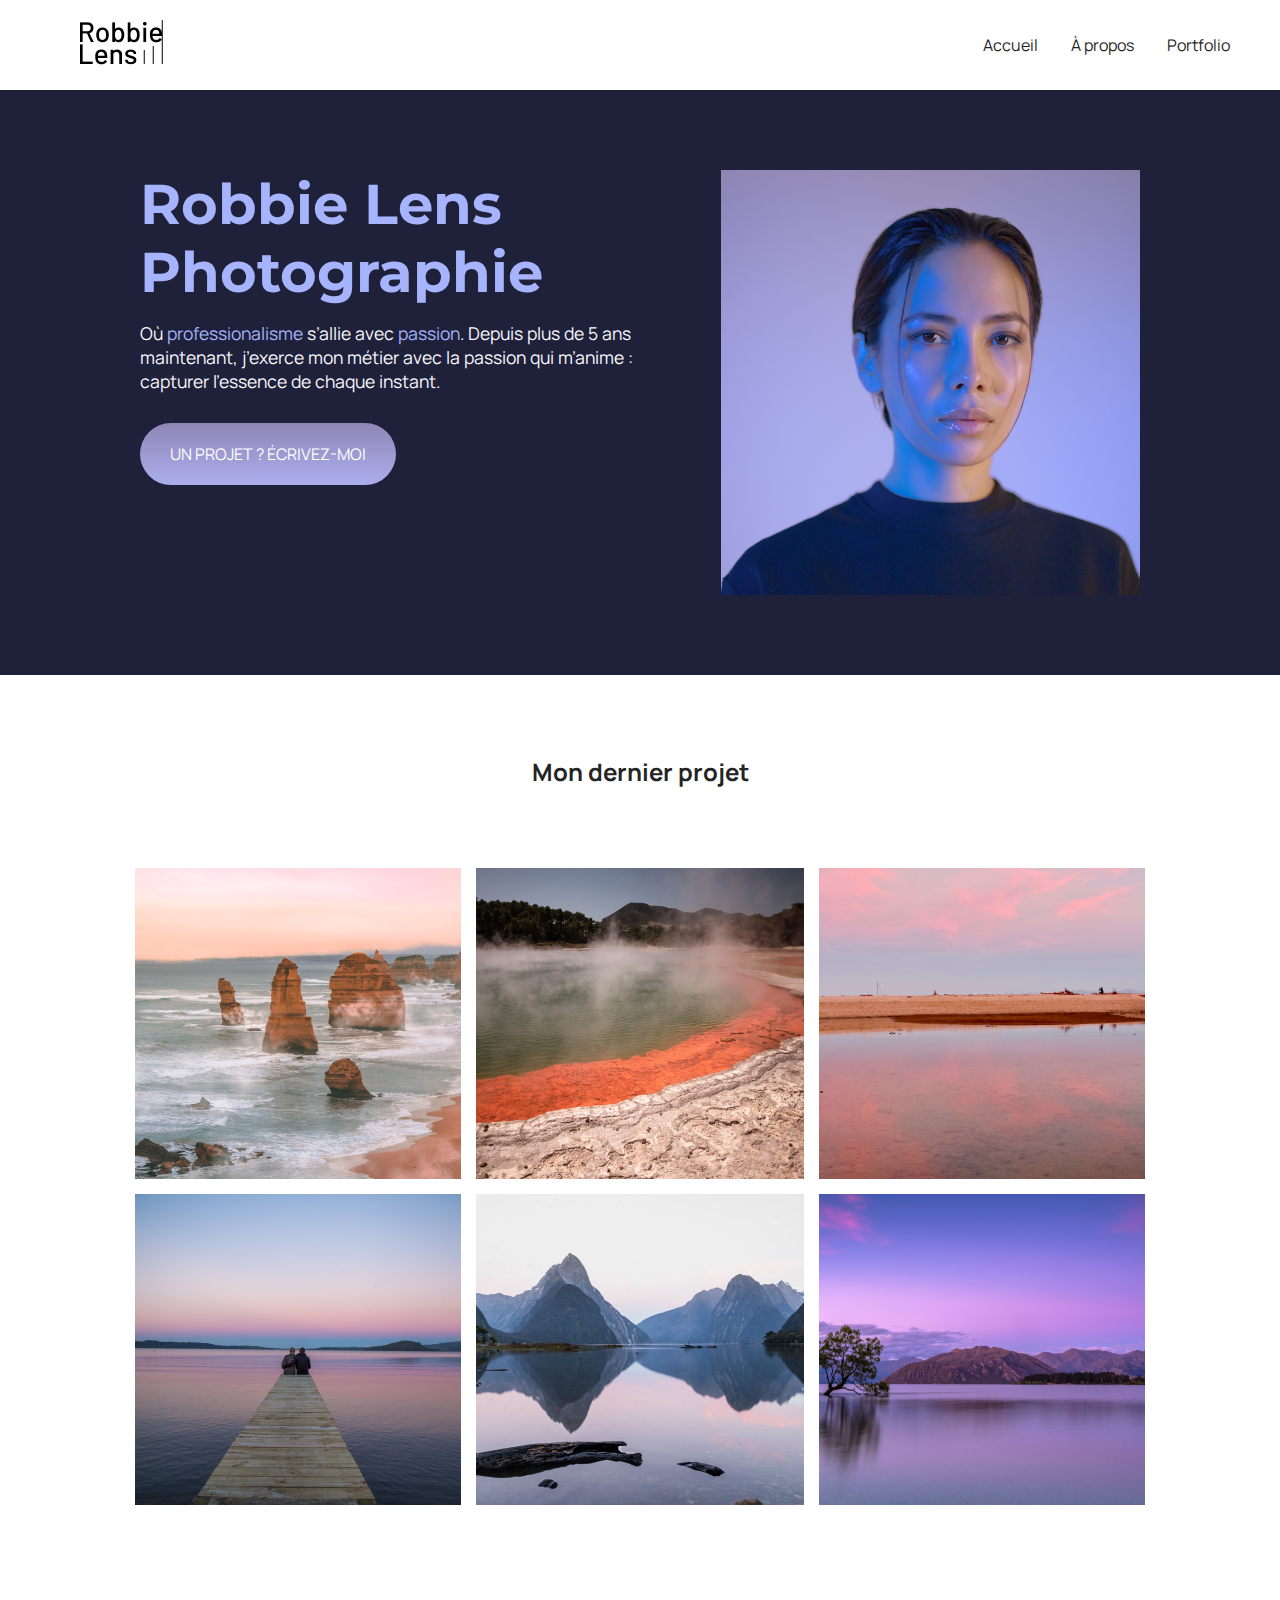
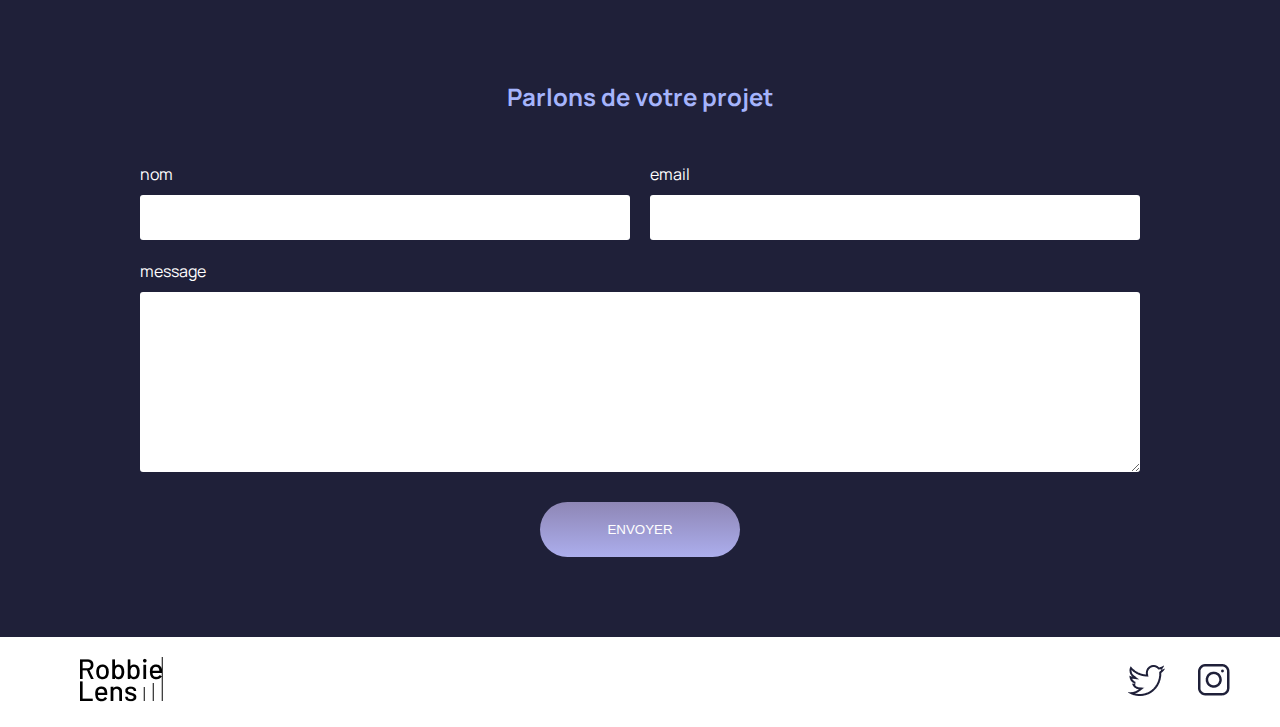
<file: Animate.css/0. Robbie Lens/index.html>
<!DOCTYPE html>
<html lang="fr">

<head>
    <meta charset="utf-8" />
    <title>Accueil - Robbie Lens Photographie</title>
    <link href="style/style.css" rel="stylesheet" />
    <link href="style/index.css" rel="stylesheet" />
    <link rel="preconnect" href="https://fonts.googleapis.com">
    <link rel="preconnect" href="https://fonts.gstatic.com" crossorigin>
    <link href="https://fonts.googleapis.com/css2?family=Manrope&family=Montserrat&display=swap" rel="stylesheet">
    <link rel="stylesheet" href="https://cdnjs.cloudflare.com/ajax/libs/animate.css/4.1.1/animate.min.css" />
</head>

<body>
    <header>
        <nav>
            <a href="index.html" class="lien-icone">
                <img src="images/logo.png" alt="Logo Robbie Lens" />
            </a>
            <div>
                <a href="index.html">Accueil</a>
                <a href="#">À propos</a>
                <a href="#">Portfolio</a>
            </div>
        </nav>
    </header>
    <main>
        <section class="accueil-introduction">
            <div>
                <h1>Robbie Lens Photographie</h1>
                <p>
                    Où <em>professionalisme</em> s’allie avec <em>passion</em>. Depuis
                    plus de 5 ans maintenant, j’exerce mon métier avec la passion
                    qui m’anime : capturer l’essence de chaque instant.
                </p>
                <a href="#contact" class="cta">UN PROJET ? ÉCRIVEZ-MOI</a>
            </div>
            <img src="images/robbie-lens.png" alt="Portrait avec effet de la photographe Robbie Lens" />
        </section>
        <section class="accueil-photos">
            <h2>Mon dernier projet</h2>
            <div>
                <img src="images/accueil/element-1.png" alt="Twelve apostles - Australie" />
                <img src="images/accueil/element-2.png" alt="Wai-O-Tapu - Nouvelle-Zélande" />
                <img src="images/accueil/element-3.png" alt="Parc National d’Abel Tasman - Nouvelle-Zélande" />
            </div>
            <div>
                <img src="images/accueil/element-4.png" alt="Lac Rotorua - Nouvelle-Zélande" />
                <img src="images/accueil/element-5.png" alt="Milford Sound - Nouvelle-Zélande" />
                <img src="images/accueil/element-6.png" alt="Lac Wanaka - Nouvelle-Zélande" />
            </div>
        </section>
        <section id="contact" class="section-contact">
            <h2>Parlons de votre projet</h2>
            <form method="get" action="" class="animate__animated">
                <div class="form-nom-email">
                    <div class="form-column">
                        <label for="nom">nom</label>
                        <input type="text" name="nom" id="nom" />
                    </div>
                    <div class="form-column">
                        <label for="email">email</label>
                        <input type="e-mail" name="email" id="email" />
                    </div>
                </div>
                <label for="message">message</label>
                <textarea name="message" id="message" rows="10"></textarea>
                <input type="submit" value="ENVOYER" class="cta" />
            </form>
        </section>
    </main>
    <footer>
        <a href="index.html" class="lien-icone">
            <img src="images/logo.png" alt="Logo Robbie Lens" />
        </a>
        <div>
            <a target="_blank" href="https://twitter.com/" class="lien-icone">
                <img src="images/twitter.png" alt="Logo Twitter" />
            </a>
            <a target="_blank" href="https://www.instagram.com/" class="lien-icone">
                <img src="images/instagram.png" alt="Logo Instagram" />
            </a>
        </div>
    </footer>
    <script src="script.js"></script>
</body>

</html>
</file>
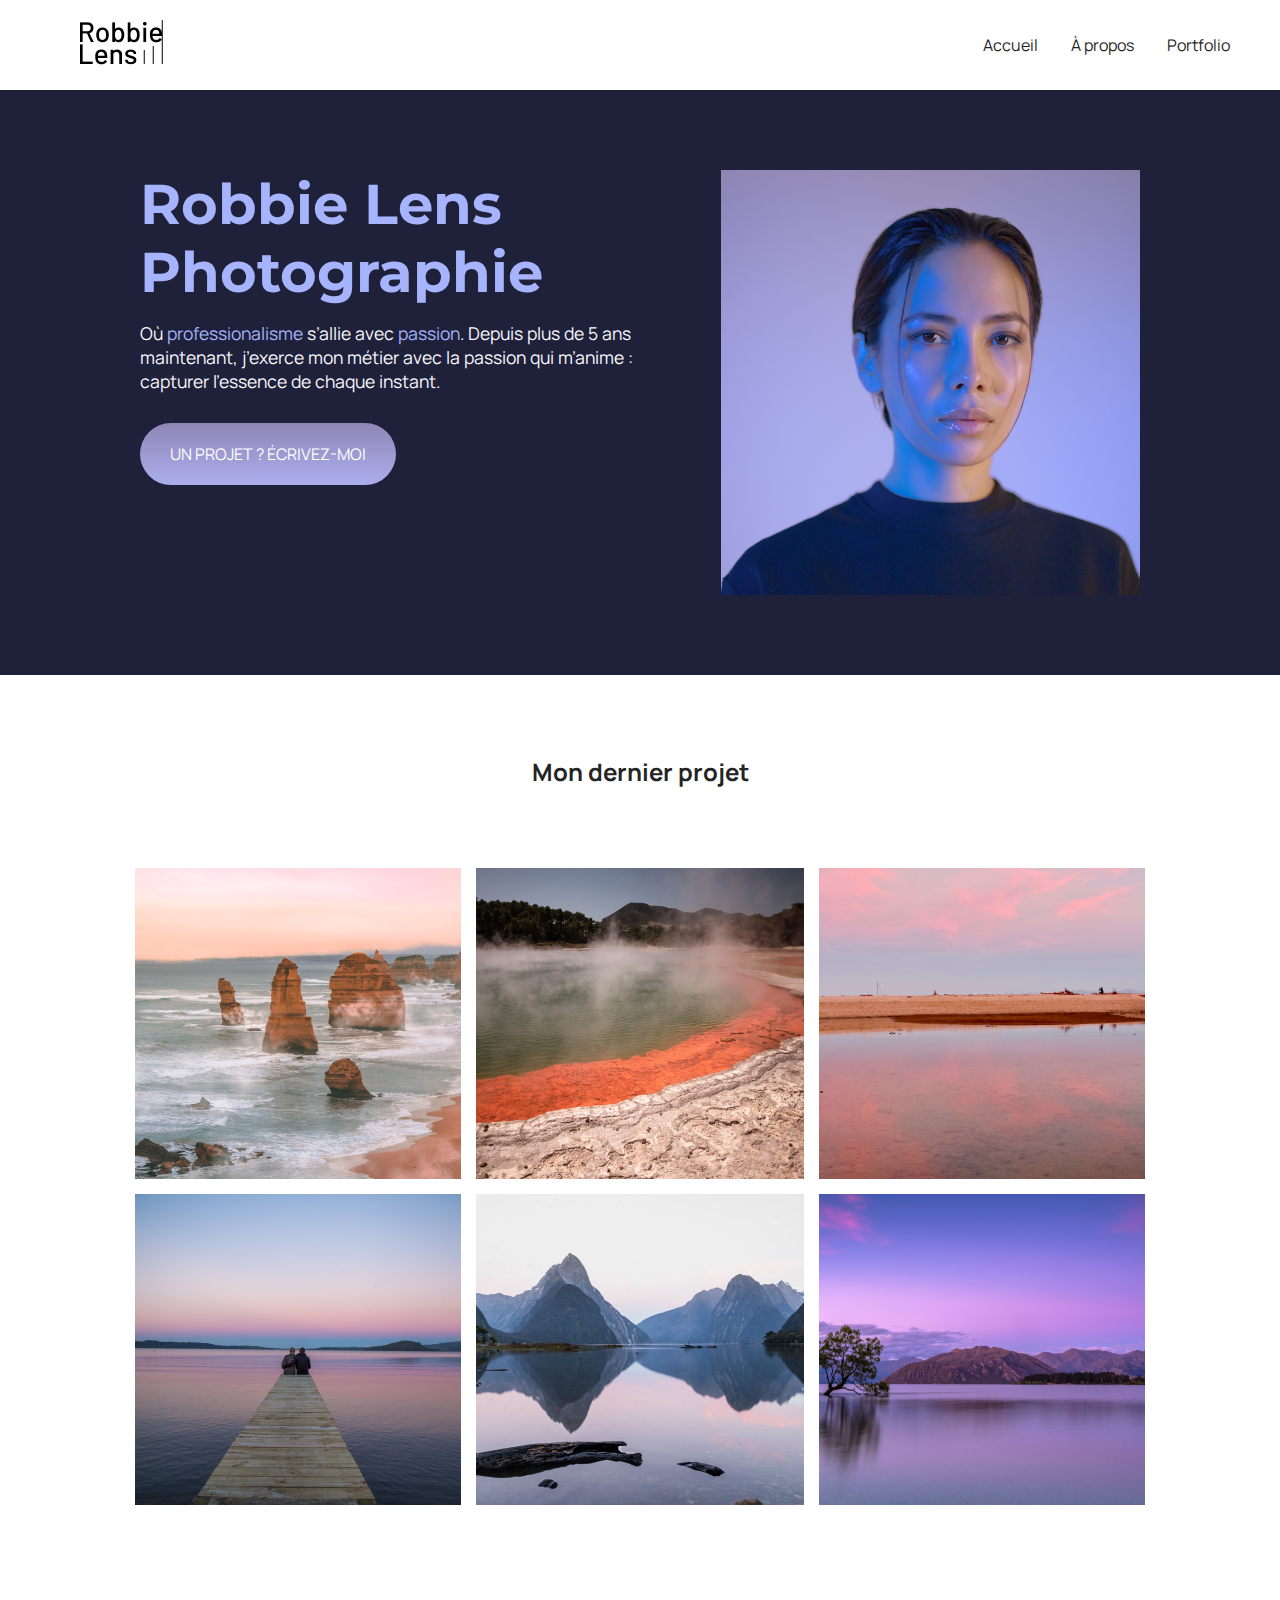
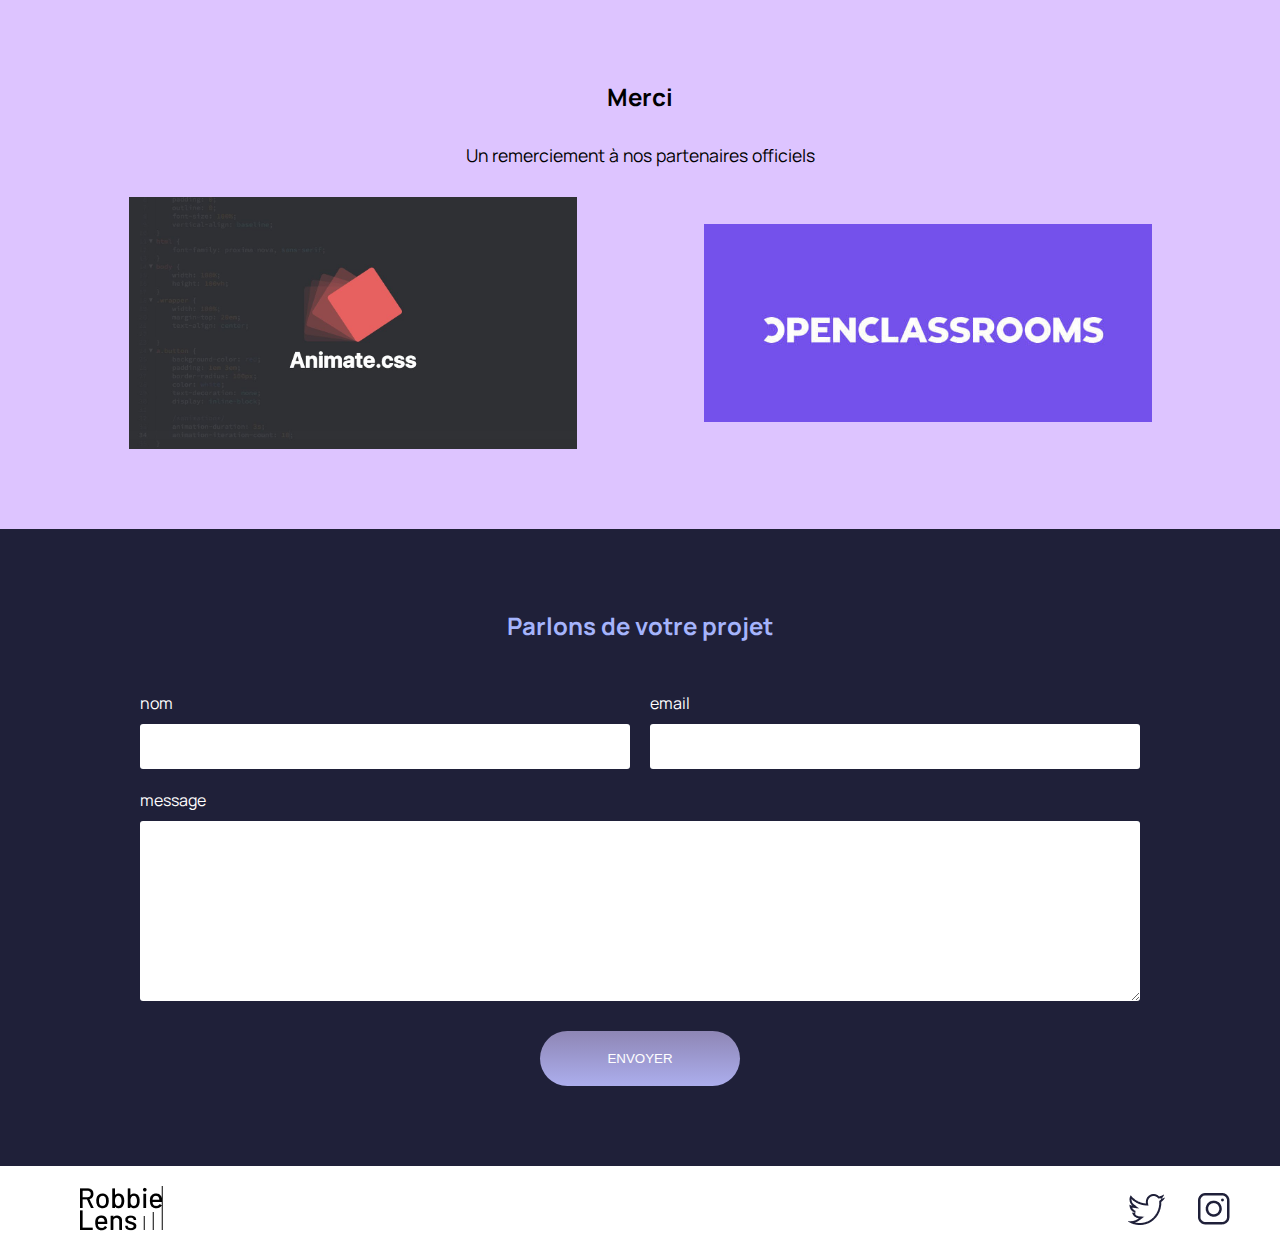
<file: Animate.css/0A. Robbie Lens + class with custom animation/index.html>
<!DOCTYPE html>
<html lang="fr">
<head>
    <meta charset="utf-8" />
    <title>Accueil - Robbie Lens Photographie</title>
    <link href="style/style.css" rel="stylesheet" />
    <link href="style/index.css" rel="stylesheet" />
    <link rel="preconnect" href="https://fonts.googleapis.com">
    <link rel="preconnect" href="https://fonts.gstatic.com" crossorigin>
    <link href="https://fonts.googleapis.com/css2?family=Manrope&family=Montserrat&display=swap" rel="stylesheet">
    <link rel="stylesheet" href="https://cdnjs.cloudflare.com/ajax/libs/animate.css/4.1.1/animate.min.css" />
</head>
<body>
    <header>
        <nav>
            <a href="index.html" class="lien-icone">
                <img src="images/logo.png" alt="Logo Robbie Lens" />
            </a>
            <div>
                <a href="index.html">Accueil</a>
                <a href="a-propos.html">À propos</a>
                <a href="portfolio.html">Portfolio</a>
            </div>
        </nav>
    </header>
    <main>
        <section class="accueil-introduction">
            <div>
                <h1>Robbie Lens Photographie</h1>
                <p>
                    Où <em>professionalisme</em> s’allie avec <em>passion</em>. Depuis
                    plus de 5 ans maintenant, j’exerce mon métier avec la passion
                    qui m’anime : capturer l’essence de chaque instant.
                </p>
                <a href="#contact" class="cta">UN PROJET ? ÉCRIVEZ-MOI</a>
            </div>
            <img src="images/robbie-lens.png" alt="Portrait avec effet de la photographe Robbie Lens" />
        </section>
        <section class="accueil-photos">
            <h2>Mon dernier projet</h2>
            <div>
                <img src="images/accueil/element-1.png" alt="Twelve apostles - Australie" />
                <img src="images/accueil/element-2.png" alt="Wai-O-Tapu - Nouvelle-Zélande" />
                <img src="images/accueil/element-3.png" alt="Parc National d’Abel Tasman - Nouvelle-Zélande" />
            </div>
            <div>
                <img src="images/accueil/element-4.png" alt="Lac Rotorua - Nouvelle-Zélande" />
                <img src="images/accueil/element-5.png" alt="Milford Sound - Nouvelle-Zélande" />
                <img src="images/accueil/element-6.png" alt="Lac Wanaka - Nouvelle-Zélande" />
            </div>
        </section>
        <section class="partenaires">
            <h2>Merci</h2>
            <p>Un remerciement à nos partenaires officiels</p>
            <div>
                <img src="images/partner.jpg" alt="">
                <img src="images/partner2.jpg" alt="">
            </div>
        </section>
        <section id="contact" class="section-contact">
            <h2>Parlons de votre projet</h2>
            <form method="get" action="" class="animate__animated">
                <div class="form-nom-email">
                    <div class="form-column">
                        <label for="nom">nom</label>
                        <input type="text" name="nom" id="nom" />
                    </div>
                    <div class="form-column">
                        <label for="email">email</label>
                        <input type="e-mail" name="email" id="email" />
                    </div>
                </div>
                <label for="message">message</label>
                <textarea name="message" id="message" rows="10"></textarea>
                <input type="submit" value="ENVOYER" class="cta" />
            </form>
        </section>
    </main>
    <footer>
        <a href="index.html" class="lien-icone">
            <img src="images/logo.png" alt="Logo Robbie Lens" />
        </a>
        <div>
            <a target="_blank" href="https://twitter.com/" class="lien-icone">
                <img src="images/twitter.png" alt="Logo Twitter" />
            </a>
            <a target="_blank" href="https://www.instagram.com/" class="lien-icone">
                <img src="images/instagram.png" alt="Logo Instagram" />
            </a>
        </div>
    </footer>
    <script src="script.js"></script>
</body>
</html>
</file>
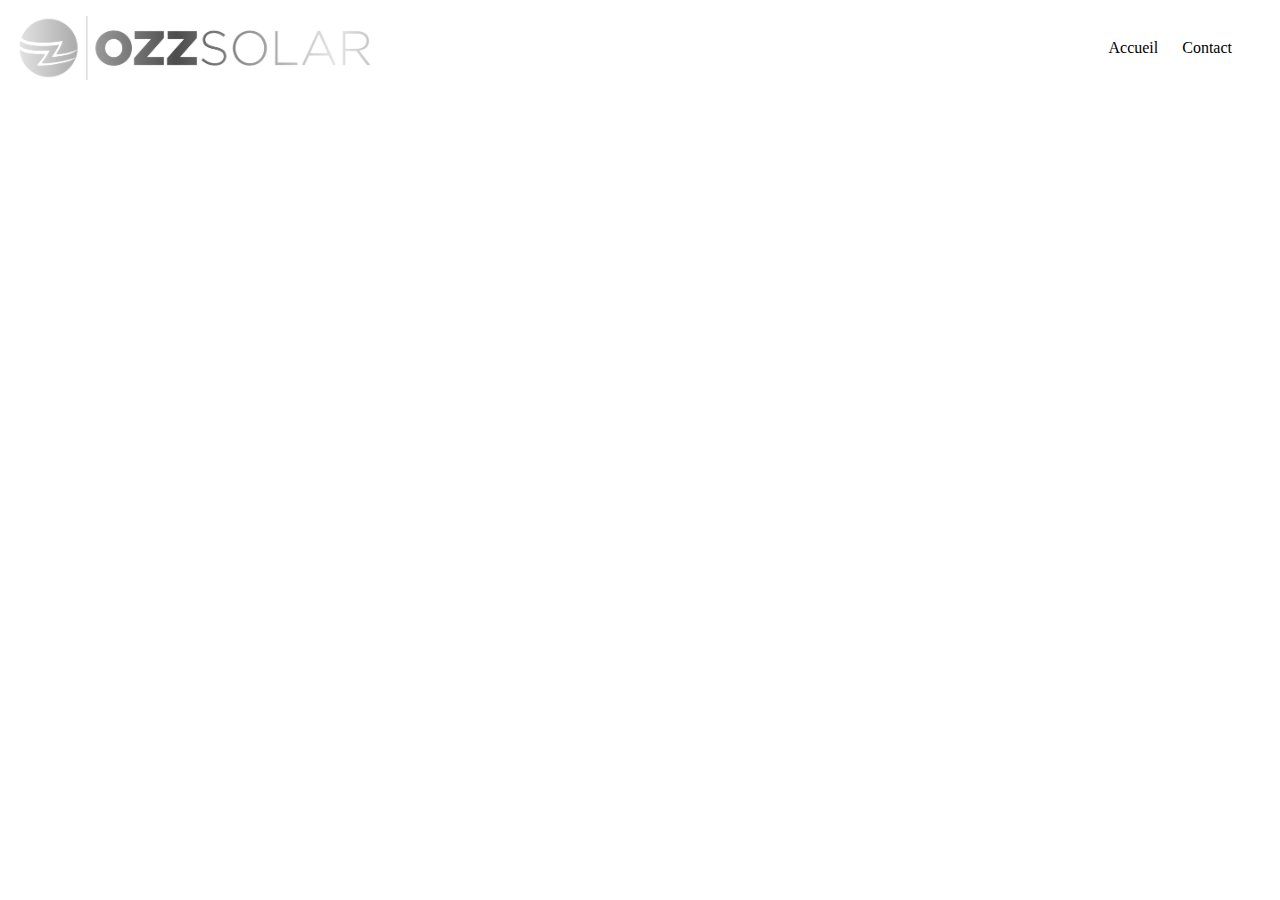
<file: Logo/1. Linear Gradient Animation (B&W)/index.html>
<!DOCTYPE html>
<html lang="en" >
<head>
  <meta charset="UTF-8">
  <title>Logo</title>
  <link rel="stylesheet" href="style.css">

</head>
<body>
<header>
  <nav>
    <div class="nav__logo"></div>
    <div>
      <ul class="nav__link">
        <li>Accueil</li>
        <li>Contact</li>
      </ul>
    </div>
  </nav>
</header>
</body>
</html>
</file>
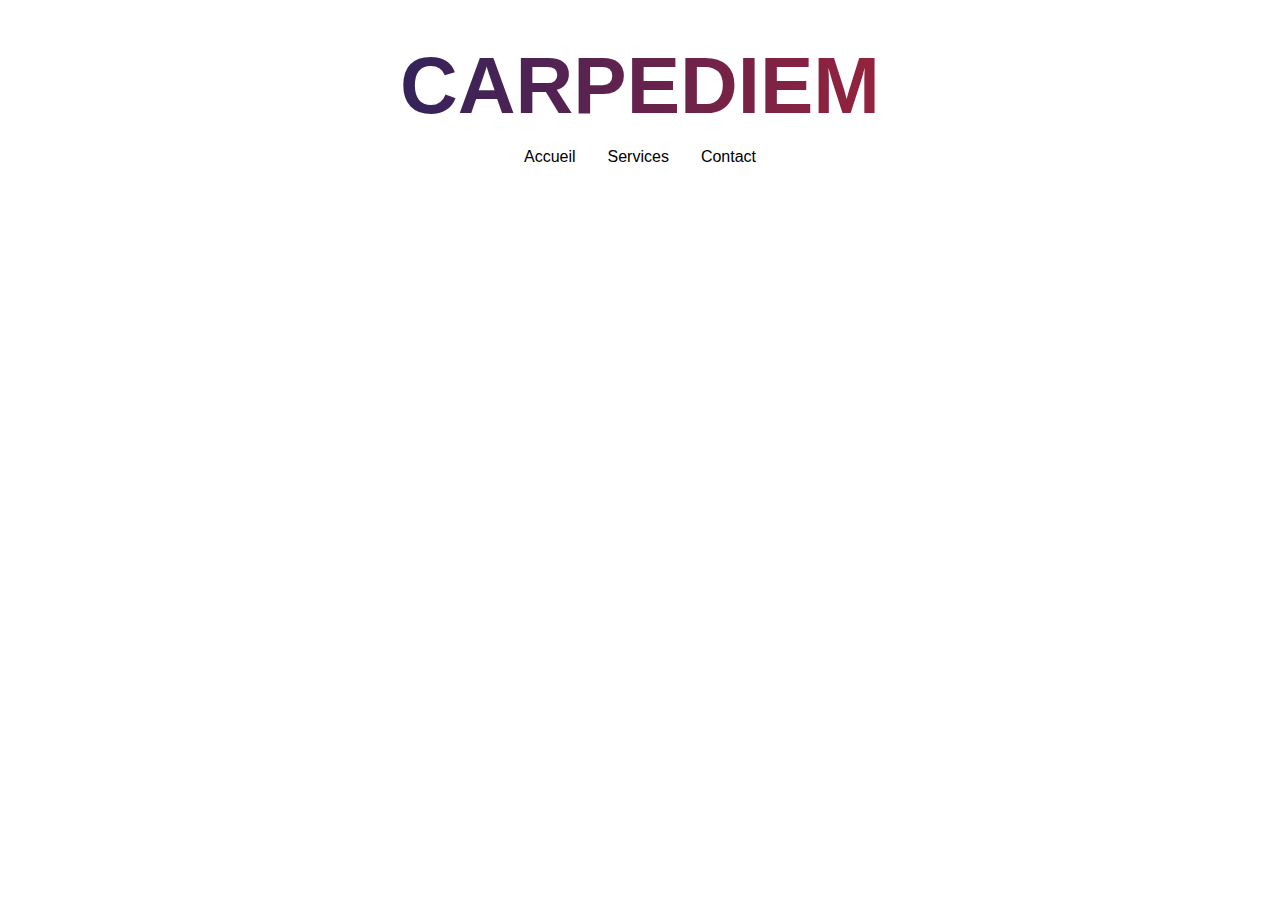
<file: Text/1A. Text (Logo) Center with animated color + Responsive Nav Hamburger/index.html>
<!DOCTYPE html>
<html lang="en">

<head>
  <meta charset="UTF-8">
  <title>Text (Logo) with animated color</title>
  <link rel="stylesheet" href="style.css">
</head>

<body>
  <header>
    <nav class="top-nav">
      <div>
        <h1 class="logo">CARPEDIEM</h1>
      </div>
      <input id="menu-toggle" type="checkbox" />
      <label class='menu-button-container' for="menu-toggle">
        <div class='menu-button'></div>
      </label>
      <ul class="menu">
        <li>Accueil</li>
        <li>Services</li>
        <li>Contact</li>
      </ul>
    </nav>
  </header>
</body>

</html>
</file>
<file: Animate.css/0. Robbie Lens/style/style.css>
html {
  font-size: 16px;
}

* {
  margin: 0;
}

body {
  font-family: 'Manrope', sans-serif;
  font-size: 1em;
  background-color: #1f2039;
}

a {
  color: #242424;
  text-decoration: none;
}

em {
  color: #a5b4fc;
  font-style: normal;
}

h1 {
  font-size: 3.5em;
  color: #a5b4fc;
  font-family: 'Montserrat', sans-serif;
}

h2 {
  color: #f9f8ff;
}

p,
li {
  font-size: 1.1em;
  color: #f9f8ff;
}

header,
footer {
  background-color: white;
  padding: 20px 50px;
}

.cta {
  display: inline-block;
  background: linear-gradient(#8e86b5, #acaeed);
  color: white;
  border-radius: 50px;
  padding: 20px 30px;
}

a:hover {
  text-decoration: underline;
}

.cta:hover {
  background: linear-gradient(#696484, #8788ba);
  text-decoration: none;
}

.lien-icone {
  margin-left: 30px;
}

.lien-icone:hover {
  opacity: 0.5;
}

section {
  padding: 80px;
}

footer,
nav {
  display: flex;
  flex-direction: row;
  align-items: center;
  justify-content: space-between;
}

nav a {
  margin-left: 30px;
}

@media screen and (max-width: 996px) {
  header nav {
    flex-direction: column;
    align-items: center;
    justify-content: center;
  }

  header nav img {
    margin-bottom: 20px;
  }

  header,
  footer {
    padding: 20px 20px;
  }

  h1 {
    font-size: 2em;
  }

  section {
    padding: 50px 20px 50px 20px;
  }

  nav a {
    margin-left: 10px;
    margin-right: 10px;
  }
}
</file>
<file: Animate.css/0. Robbie Lens/style/index.css>
.accueil-photos {
  background-color: white;
  padding: 80px;
}

.accueil-photos h2 {
  color: #242424;
  text-align: center;
  margin-bottom: 80px;
}

.accueil-photos div {
  display: flex;
  flex-direction: row;
  gap: 15px;
  justify-content: center;
  margin-bottom: 15px;
}

.accueil-introduction {
  display: flex;
  flex-direction: row;
  max-width: 1000px;
  align-items: flex-start;
  margin: auto;
}

.accueil-introduction h1 {
  margin-bottom: 15px;
}

.accueil-introduction p {
  margin-bottom: 30px;
}

.accueil-introduction div {
  padding-right: 80px;
}

.section-contact h2 {
  color: #a5b4fc;
  text-align: center;
  margin-bottom: 50px;
}

form {
  display: flex;
  flex-direction: column;
  max-width: 1000px;
  margin: auto;
  color: white;
}

.form-nom-email {
  display: flex;
  flex-direction: row;
  gap: 20px;
}

.form-column {
  flex: 1;
  display: flex;
  flex-direction: column;
  margin-bottom: 20px;
}

input,
textarea {
  padding: 15px;
  border-radius: 3px;
  border: none;
}

label {
  margin-bottom: 10px;
}

input[type='submit'] {
  width: 200px;
  margin: auto;
  margin-top: 30px;
}

@media screen and (max-width: 996px) {
  .accueil-introduction {
    flex-direction: column;
    align-items: center;
    justify-content: center;
  }

  .accueil-introduction div {
    padding-right: 0;
    text-align: center;
    order: 2;
  }

  .accueil-introduction img {
    order: 1;
    margin-bottom: 20px;
    width: 100%;
  }

  .accueil-photos {
    padding: 20px;
  }

  .accueil-photos div {
    flex-direction: column;
  }

  .section-contact {
    padding: 50px 20px;
  }

  .form-nom-email {
    flex-direction: column;
    gap: 0;
  }
}
</file>
<file: Animate.css/0A. Robbie Lens + class with custom animation/style/style.css>
html {
  font-size: 16px;
}

* {
  margin: 0;
}

body {
  font-family: 'Manrope', sans-serif;
  font-size: 1em;
  background-color: #1f2039;
}

a {
  color: #242424;
  text-decoration: none;
}

em {
  color: #a5b4fc;
  font-style: normal;
}

h1 {
  font-size: 3.5em;
  color: #a5b4fc;
  font-family: 'Montserrat', sans-serif;
}

h2 {
  color: #f9f8ff;
}

p,
li {
  font-size: 1.1em;
  color: #f9f8ff;
}

header,
footer {
  background-color: white;
  padding: 20px 50px;
}

.cta {
  display: inline-block;
  background: linear-gradient(#8e86b5, #acaeed);
  color: white;
  border-radius: 50px;
  padding: 20px 30px;
}

a:hover {
  text-decoration: underline;
}

.cta:hover {
  background: linear-gradient(#696484, #8788ba);
  text-decoration: none;
}

.lien-icone {
  margin-left: 30px;
}

.lien-icone:hover {
  opacity: 0.5;
}

section {
  padding: 80px;
}

footer,
nav {
  display: flex;
  flex-direction: row;
  align-items: center;
  justify-content: space-between;
}

nav a {
  margin-left: 30px;
}

@media screen and (max-width: 996px) {
  header nav {
    flex-direction: column;
    align-items: center;
    justify-content: center;
  }

  header nav img {
    margin-bottom: 20px;
  }

  header,
  footer {
    padding: 20px 20px;
  }

  h1 {
    font-size: 2em;
  }

  section {
    padding: 50px 20px 50px 20px;
  }

  nav a {
    margin-left: 10px;
    margin-right: 10px;
  }
}
</file>
<file: Animate.css/0A. Robbie Lens + class with custom animation/style/index.css>
.accueil-photos {
  background-color: white;
  padding: 80px;
}

.accueil-photos h2 {
  color: #242424;
  text-align: center;
  margin-bottom: 80px;
}

.accueil-photos div {
  display: flex;
  flex-direction: row;
  gap: 15px;
  justify-content: center;
  margin-bottom: 15px;
}

.accueil-introduction {
  display: flex;
  flex-direction: row;
  max-width: 1000px;
  align-items: flex-start;
  margin: auto;
}

.accueil-introduction h1 {
  margin-bottom: 15px;
}

.accueil-introduction p {
  margin-bottom: 30px;
}

.accueil-introduction div {
  padding-right: 80px;
}

.section-contact h2 {
  color: #a5b4fc;
  text-align: center;
  margin-bottom: 50px;
}

.partenaires {
  background-color: rgb(221, 196, 255);
}
.partenaires h2, .partenaires p {
  color: black;
  text-align: center;
  margin-bottom: 30px;
}
.partenaires div {
  display: flex;
  flex-direction: row;
  align-items: center;
  gap: 30px;
}
.partenaires img {
  max-width: 40%;
  margin: auto;
}
form {
  display: flex;
  flex-direction: column;
  max-width: 1000px;
  margin: auto;
  color: white;
}

.form-nom-email {
  display: flex;
  flex-direction: row;
  gap: 20px;
}

.form-column {
  flex: 1;
  display: flex;
  flex-direction: column;
  margin-bottom: 20px;
}

input,
textarea {
  padding: 15px;
  border-radius: 3px;
  border: none;
}

label {
  margin-bottom: 10px;
}

input[type='submit'] {
  width: 200px;
  margin: auto;
  margin-top: 30px;
}

@media screen and (max-width: 996px) {
  .accueil-introduction {
    flex-direction: column;
    align-items: center;
    justify-content: center;
  }

  .accueil-introduction div {
    padding-right: 0;
    text-align: center;
    order: 2;
  }

  .accueil-introduction img {
    order: 1;
    margin-bottom: 20px;
    width: 100%;
  }

  .accueil-photos {
    padding: 20px;
  }

  .accueil-photos div {
    flex-direction: column;
  }

  .section-contact {
    padding: 50px 20px;
  }

  .form-nom-email {
    flex-direction: column;
    gap: 0;
  }
}
</file>
<file: Logo/1. Linear Gradient Animation (B&W)/style.css>
html {
  font-size: 16px;
}
body {
  margin: 0;
  display: grid;
  place-items: center;
}
nav {
  display: flex;
  flex-direction: row;
  justify-content: space-between;
  align-items: center;
  width: 100vw;
  height: auto;
  padding: 1rem;
}
.nav__link {
  display: flex;
  flex-direction: row;
  justify-content: center;
  align-items: center;
  list-style: none;
  margin-right: 2.5rem;
}
.nav__link li {
  margin-right: 1.5rem;
}
.nav__logo {
  width: 25rem;
  height: 4rem;
  background-image: linear-gradient(
    to right,
    hsl(0, 0%, 90%),
    hsl(0, 0%, 80%),
    hsl(0, 0%, 70%),
    hsl(0, 0%, 60%),
    hsl(0, 0%, 50%),
    hsl(0, 0%, 40%),
    hsl(0, 0%, 30%),
    hsl(0, 0%, 40%),
    hsl(0, 0%, 50%),
    hsl(0, 0%, 60%),
    hsl(0, 0%, 70%),
    hsl(0, 0%, 80%),
    hsl(0, 0%, 90%)
    );
  background-size: 20rem 20rem;
 
  margin: 0;
  -webkit-mask: url(img/logo.png);
  -webkit-mask-size: contain;
  -webkit-mask-repeat: no-repeat;
  animation: color_effect 5s linear infinite;
  position: relative;

}

@keyframes color_effect {
  to {
    background-position: 40rem 0;
  }
}
</file>
<file: Text/1A. Text (Logo) Center with animated color + Responsive Nav Hamburger/style.css>
html {
  font-size: 16px;
  font-family: arial;
}
body {
  overflow: hidden;
}
.logo {
  font-size: 5rem;
  text-align: center;
  margin: 1rem;
  background: -webkit-linear-gradient(left, #33235B, #D62229, #E97639, #792042, #33235B);
  background: linear-gradient(left, #33235B, #D62229, #E97639, #792042, #33235B);
  background-size: 3200px 200px;
  color: transparent;
  -webkit-background-clip: text;
  -webkit-animation: animate-logo;
  -webkit-animation-delay: 0;
  -webkit-animation-duration: 6s;
  -webkit-animation-timing-function: linear;
  -webkit-animation-iteration-count: infinite;
  -webkit-animation-fill-mode: forwards;
  transition: font-size 500ms ease-in-out;
}
@-webkit-keyframes animate-logo {
  0% {
    background-position: 0 3200px;
  }

  100% {
    background-position: 3200px 0;
  }
}
.top-nav {
  display: flex;
  flex-direction: column;
  align-items: center;
  justify-content: space-between;
  height: auto;
  padding: 1em;
}
.menu {
  display: flex;
  flex-direction: row;
  list-style-type: none;
  margin: 0;
  padding: 0;
}
.menu > li {
  margin: 0 1rem;
  overflow: hidden;
}
.menu-button-container {
  display: none;
  height: 100%;
  width: 30px;
  cursor: pointer;
  flex-direction: column;
  justify-content: center;
  align-items: center;
}
#menu-toggle {
  display: none;
}
.menu-button,
.menu-button::before,
.menu-button::after {
  display: block;
  background-color: #000000;
  position: absolute;
  height: 4px;
  width: 30px;
  transition: transform 400ms cubic-bezier(0.23, 1, 0.32, 1);
  border-radius: 2px;
}
.menu-button::before {
  content: '';
  margin-top: -8px;
}
.menu-button::after {
  content: '';
  margin-top: 8px;
}
#menu-toggle:checked + .menu-button-container .menu-button::before {
  margin-top: 0px;
  transform: rotate(405deg);
}
#menu-toggle:checked + .menu-button-container .menu-button {
  background: rgba(255, 255, 255, 0);
}
#menu-toggle:checked + .menu-button-container .menu-button::after {
  margin-top: 0px;
  transform: rotate(-405deg);
}
@media screen and (max-width: 850px) {
  .menu-button-container {
    display: flex;
  }
  .menu {
    position: absolute;
    top: 4.7rem;
    margin-top: 5rem;
    left: 0;
    flex-direction: column;
    width: 100%;
    justify-content: center;
    align-items: center;
  }
  #menu-toggle ~ .menu li {
    height: 0;
    margin: 0;
    padding: 0;
    border: 0;
    transition: height 400ms cubic-bezier(0.23, 1, 0.32, 1);
  }
  #menu-toggle:checked ~ .menu li {
    border: 1px solid #333;
    height: 2em;
    padding: 0.5em;
    transition: height 400ms cubic-bezier(0.23, 1, 0.32, 1);
  }
  .menu > li {
    display: flex;
    justify-content: center;
    align-items: center;
    margin: 0;
    padding: 0.5em 0;
    width: 100%;
    color: white;
    background-color: #222;
  }
  .menu > li:not(:last-child) {
    border-bottom: 1px solid #444;
  }
}
@media screen and (max-width: 540px) {
  .logo {
    font-size: 15vw;
  }
}
</file>
